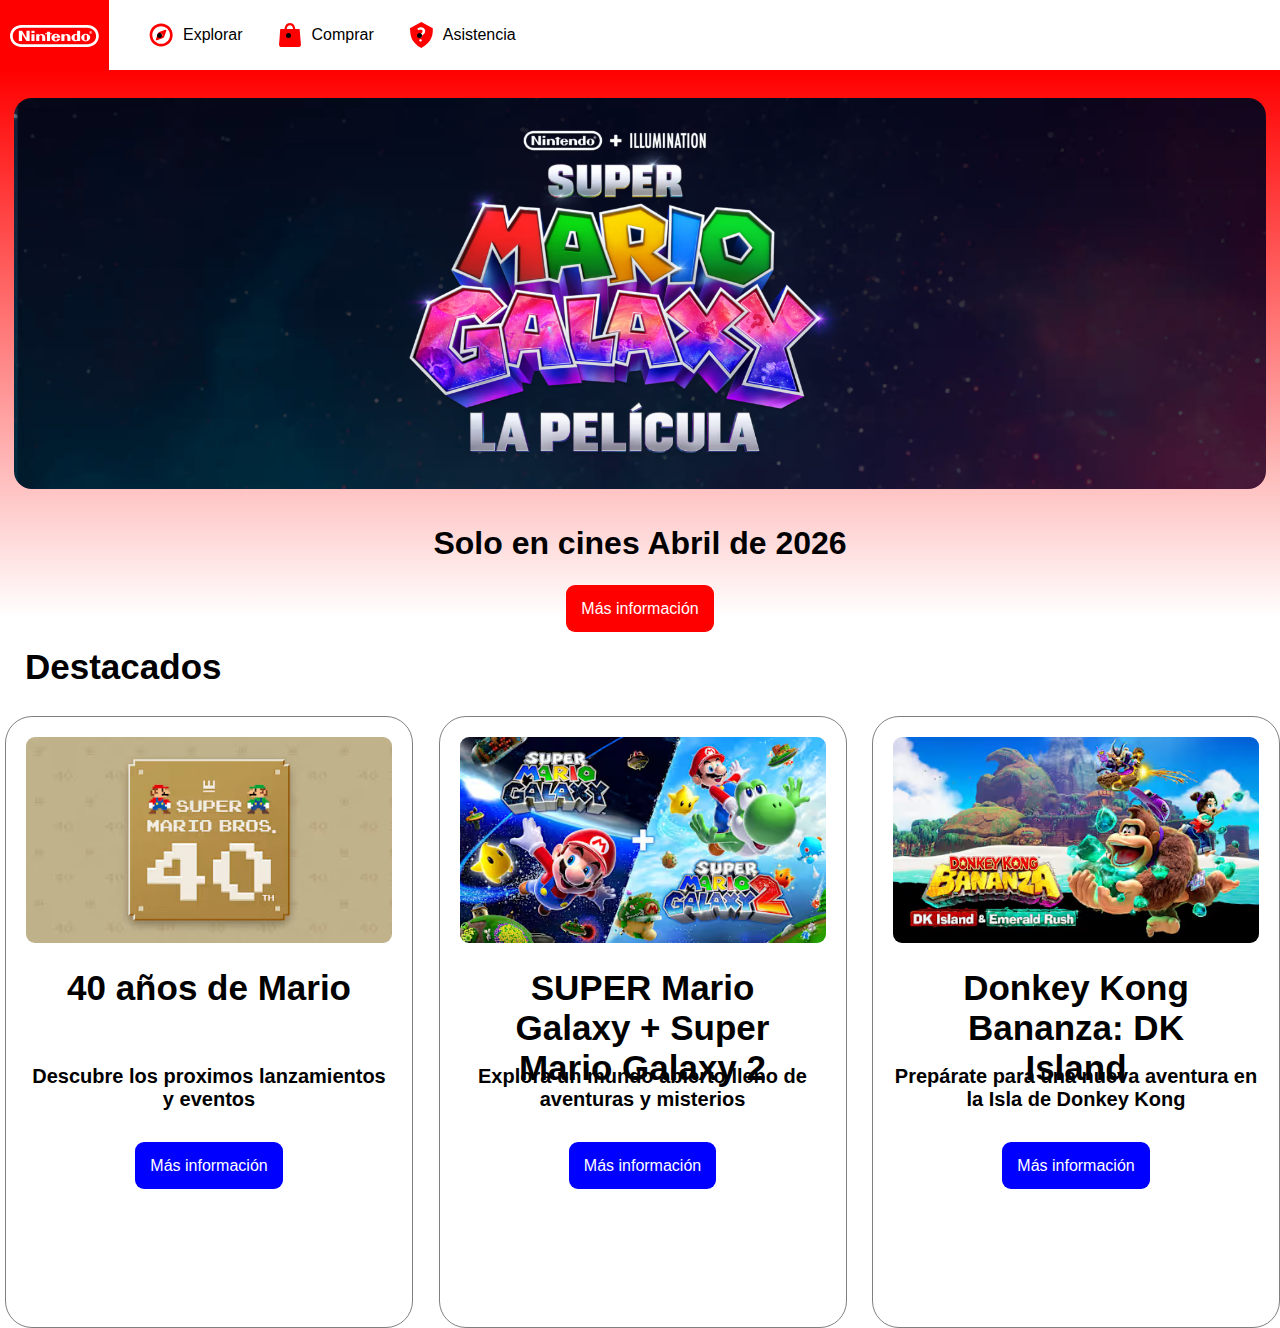
<file: pregunta 1/index.html>
<html>
    <head>
        <link rel="stylesheet" href="styles.css">
    </head>
    <body>
        <header>
            <nav>
                <div id = "Nintendo">
                    <img src="img/logo.svg">
                </div>
                <div id = "botones">
                    <ul>
                        <img src="img/brujula.svg">
                        <li>Explorar </li>
                        <img src="img/bolsa.svg">
                        <li> Comprar </li>
                        <img src="img/asistencia.svg">
                        <li> Asistencia</li>
                    </ul>
                </div>
            </nav>
        </header>
    <main>
        <section id="arriba">
            <div id="bannerContainer">
                <img id = "banner" src="img/banner_mario.avif">
            </div>
            <div id = "content">
                <h1> Solo en cines Abril de 2026</h1>
                <span>Más información</span>
                <div></div>
            </div>
        </section>
        <section id="abajo">
            <div id = "Destacados">
                <h2>Destacados</h2>
                <div class="destacadosContainer">
                    <div id ="destacado">
                        <img src="img/01.avif">
                        <h5>40 años de Mario</h5>
                        <h6>Descubre los proximos lanzamientos y eventos</h6>
                        <span  id= "azul"> Más información</span>
                    </div>
                    <div id ="destacado_center">
                        <img src="img/02.avif">
                        <h5>SUPER Mario Galaxy + Super Mario Galaxy 2</h5>
                        <h6>Explora un mundo abierto lleno de aventuras y misterios</h6>
                        <span id= "azul"> Más información</span>
                    </div>
                    <div id ="destacado">
                        <img src="img/03.avif">
                        <h5>Donkey Kong Bananza: DK Island</h5>
                        <h6>Prepárate para una nueva aventura en la Isla de Donkey Kong</h6>
                        <span id= "azul"> Más información</span>
                    </div>
                </div>
                    
                
            </div>
        </section>
    </main>
    </body>
</html>
</file>
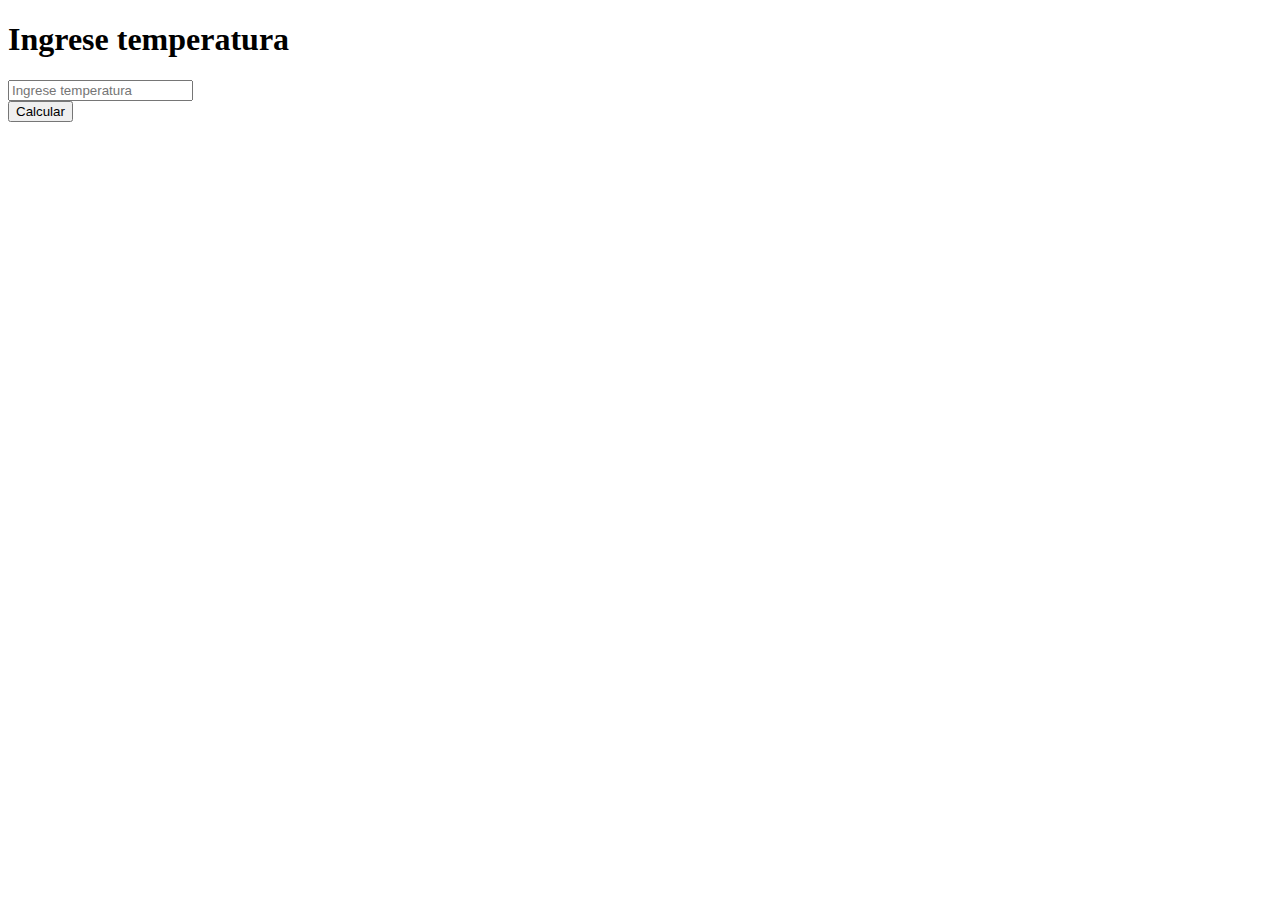
<file: pregunta 2/index.html>
<!DOCTYPE html> 
<html lang="en"> 
    <head> 

    </head> 
    <body> 
        <h1>Ingrese temperatura</h1> 
        <input type="numeber" id="num1" placeholder="Ingrese temperatura"/> <br/> 
        <button id="btnSumar" onclick="temperatura()"> Calcular </button> </br> 
        <output id="resultado" ></output>
        <script src="script.js"></script> </body> 
    </html>
</file>
<file: pregunta 1/styles.css>
html, body {
    padding: 0px;
    margin: 0px;
    font-family: Arial, sans-serif;
}
nav {
    display: flex;
}

#Nintendo {
    background-color: red;
    padding-top: 25px;
    padding-right: 10px;
    padding-left: 10px;
}
ul {
    display: flex;
}
img {
    max-width: 100%;
    border-radius: 1vh;
    width: 100%;
}
#bannerContainer {
    padding: 1.1%;
    padding-top: 2.2%;
}
#banner {
    border-radius: 2vh;
}
#arriba {
    background: linear-gradient(to bottom, red, white);
}
#content {
    text-align: center;
}
h1 {
    margin-bottom: 3%;
    font-family: Arial, sans-serif;
}
span {
    font: Arial, sans-serif;
    color: white;
    background-color: red;
    padding: 15px;
    border-radius: 1vh;
    margin-top: 20px;
}
.destacadosContainer {
    display: flex;
}
#destacado {
    width: 30%;
    padding: 20px;
    border-style: double;
    text-align: center;
    border-style: solid; 
    border-radius: 3vh;
    border-color: gray;
    border-width: 1px;
    height: 570px;
}
#destacado_center {
    width: 30%;
    padding: 20px;
    margin-left: 2%;
    margin-right: 2%;
    border-style: solid; 
    border-radius: 3vh;
    text-align: center;
    border-color: gray;
    border-width: 1px;
    height: 570px;
}
#azul {
    background-color: blue;
}
h5 {
    font-size: 35px;
    font-family: Arial, sans-serif;
    margin: 25px;
    height: 50px;
}
#abajo {
    padding-left: 5px;
}
h6 {
    font-size: 20px;
    font-family: Arial, sans-serif;
    font-style: normal;
    height: 46px;
}
li{
    padding: 10px;
    margin-right: 25px;
}
h2 {
    margin-left: 20px;
    font-size: 35px;

}
</file>
